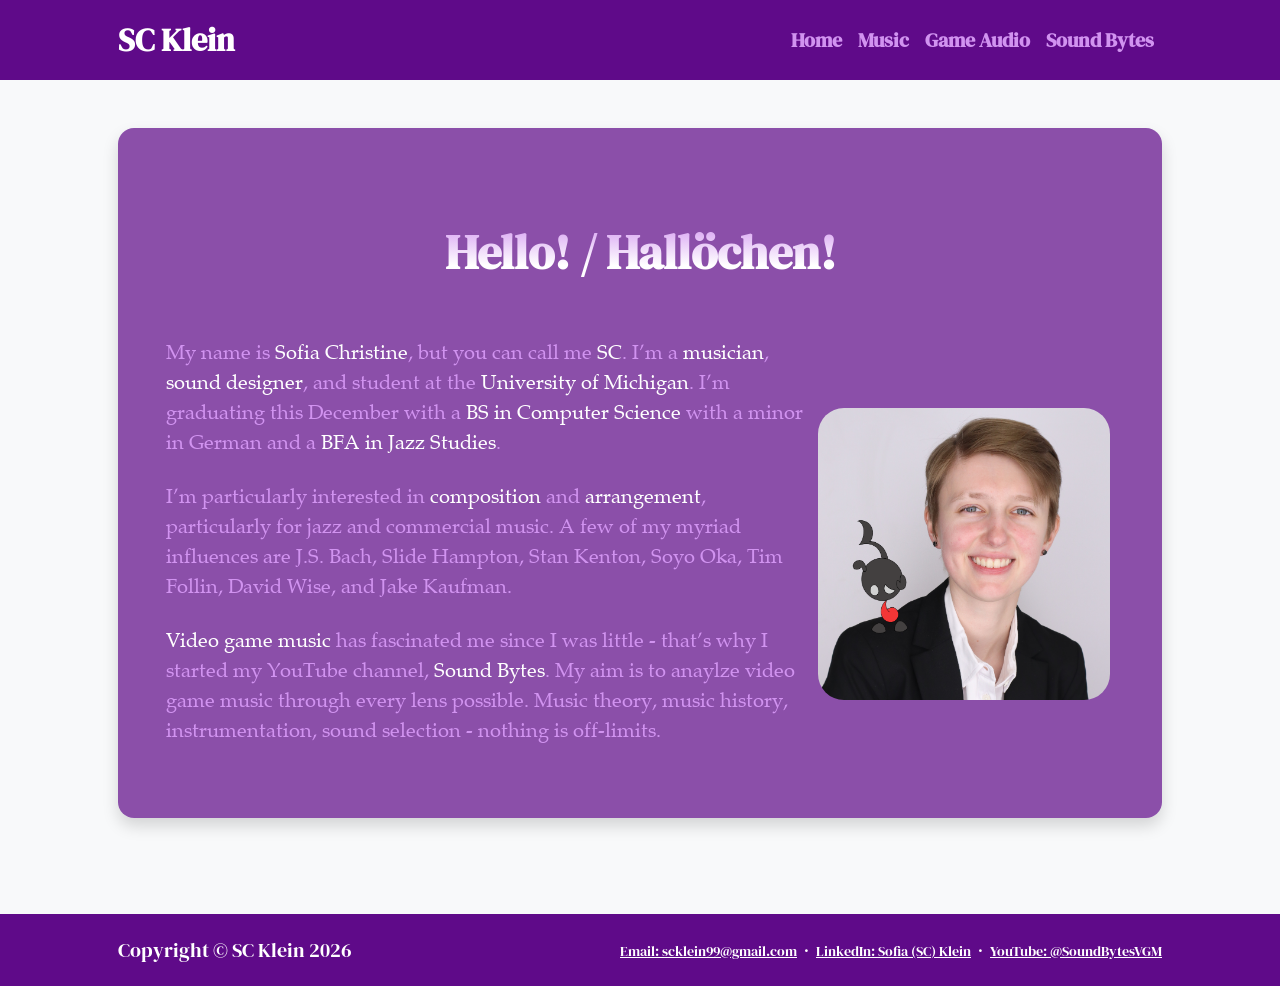
<file: index.html>
<!DOCTYPE html>
<html lang="en">
    <head>
        <meta charset="utf-8" />
        <meta name="viewport" content="width=device-width, initial-scale=1, shrink-to-fit=no" />
        <meta name="description" content="" />
        <meta name="author" content="" />
        <title>Personal - Start Bootstrap Theme</title>
        <!-- Favicon-->
        <link rel="icon" type="image/x-icon" href="assets/favicon.ico" />
        <!-- Custom Google font-->
        <link rel="preconnect" href="https://fonts.googleapis.com" />
        <link rel="preconnect" href="https://fonts.gstatic.com" crossorigin />
        <link href="https://fonts.googleapis.com/css2?family=Plus+Jakarta+Sans:wght@100;200;300;400;500;600;700;800;900&amp;display=swap" rel="stylesheet" />
        <!-- Bootstrap icons-->
        <link href="https://cdn.jsdelivr.net/npm/bootstrap-icons@1.8.1/font/bootstrap-icons.css" rel="stylesheet" />
        <!-- Core theme CSS (includes Bootstrap)-->
        <link href="css/styles.css" rel="stylesheet" />
    </head>
    <body class="d-flex flex-column h-100">
        <main class="flex-shrink-0">
            <!-- Navigation-->
            <nav class="bg-purple navbar navbar-expand-lg navbar-light py-3">
                <div class="container px-5">
                    <a class="navbar-brand" href="index.html"><span class="fw-bolder h2 text-primary">SC Klein</span></a>
                    <button class="navbar-toggler" type="button" data-bs-toggle="collapse" data-bs-target="#navbarSupportedContent" aria-controls="navbarSupportedContent" aria-expanded="false" aria-label="Toggle navigation"><span class="navbar-toggler-icon"></span></button>
                    <div class="collapse navbar-collapse" id="navbarSupportedContent">
                        <ul class="navbar-nav ms-auto mb-2 mb-lg-0 h5 fw-bolder">
                            <li class="nav-item"><a class="nav-link" href="index.html">Home</a></li>
                            <li class="nav-item"><a class="nav-link" href="music.html">Music</a></li>
                            <li class="nav-item"><a class="nav-link" href="game_audio.html">Game Audio</a></li>
                            <li class="nav-item"><a class="nav-link" href="sound_bytes.html">Sound Bytes</a></li>
                        </ul>
                    </div>
                </div>
            </nav>
            <!-- About Section-->
            <section class="bg-light py-5">
                <div class="container px-5">
                    <div class="row gx-5 justify-content-center">
                        <div class="col-xxl-8">
                            <!-- Card-->
                            <div class="card shadow border-0 rounded-4 mb-5">
                                <div class="card-body p-5">
                                    <div class="row align-items-center gx-5">
                                        <div class="text-center my-5">
                                            <h2 class="display-5 fw-bolder"><span class="text-gradient d-inline">Hello! / Hallöchen!</span></h2>
                                        </div>
                                        <div class="d-flex align-items-center gx-5">
                                            <div class="text-left">
                                                <p class="text-light-purple text-palatino lead fw-light mb-4 justify-content-left">My name is <span style="color: white;">Sofia Christine</span>, but you can call me <span style="color: white;">SC</span>. I’m a <span style="color: white;">musician</span>, <span style="color: white;">sound designer</span>, and student at the <span style="color: white;">University of Michigan</span>. I’m graduating this December with a <span style="color: white;">BS in Computer Science</span> with a minor in German and a <span style="color: white;">BFA in Jazz Studies</span>.</p>
                                                <p class="text-light-purple text-palatino lead fw-light mb-4 justify-content-left">I’m particularly interested in <span style="color: white;">composition</span> and <span style="color: white;">arrangement</span>, particularly for jazz and commercial music. A few of my myriad influences are J.S. Bach, Slide Hampton, Stan Kenton, Soyo Oka, Tim Follin, David Wise, and Jake Kaufman.</p>
                                                <p class="text-light-purple text-palatino lead fw-light mb-4 justify-content-left"><span style="color: white;">Video game music</span> has fascinated me since I was little - that’s why I started my YouTube channel, <span style="color: white;">Sound Bytes</span>. My aim is to anaylze video game music through every lens possible. Music theory, music history, instrumentation, sound selection - nothing is off-limits.</p>
                                            </div>
                                            <img class="img-square" src="assets\sc-soundbytes-headshot.png" alt="..." />
                                        </div>
                                        </div>
                                    </div>
                                </div>
                            </div>
                        </div>
                    </div>
                </div>
            </section>
        </main>
        <!-- Footer-->
        <footer class="bg-purple py-4 mt-auto">
            <div class="container px-5">
                <div class="row align-items-center justify-content-between flex-column flex-sm-row">
                    <div class="col-auto"><div class="h5 m-0 text-white">Copyright &copy; SC Klein 2026</div></div>
                    <div class="col-auto">
                        <a class="small text-white" href="#!">Email: scklein99@gmail.com</a>
                        <span class="mx-1 text-white">&middot;</span>
                        <a class="small text-white" href="https://www.linkedin.com/in/sofia-klein-52a618322/" target="_blank" rel="noopener noreferrer">LinkedIn: Sofia (SC) Klein</a>
                        <span class="mx-1 text-white">&middot;</span>
                        <a class="small text-white" href="https://www.youtube.com/@SoundBytesVGM" target="_blank" rel="noopener noreferrer">YouTube: @SoundBytesVGM</a>
                    </div>
                </div>
            </div>
        </footer>
        <!-- Bootstrap core JS-->
        <script src="https://cdn.jsdelivr.net/npm/bootstrap@5.2.3/dist/js/bootstrap.bundle.min.js"></script>
        <!-- Core theme JS-->
        <script src="js/scripts.js"></script>
    </body>
</html>
</file>
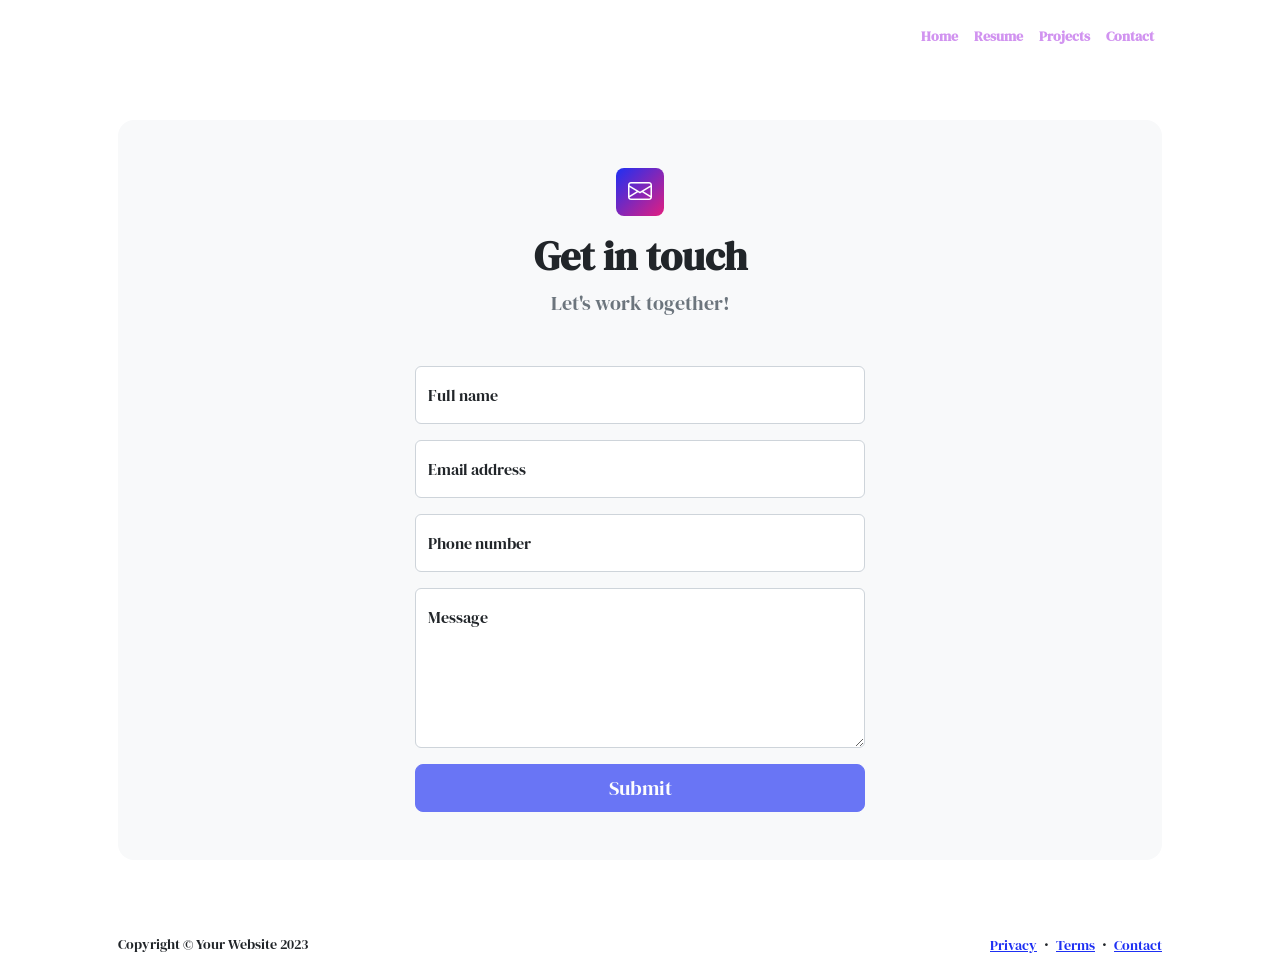
<file: contact.html>
<!DOCTYPE html>
<html lang="en">
    <head>
        <meta charset="utf-8" />
        <meta name="viewport" content="width=device-width, initial-scale=1, shrink-to-fit=no" />
        <meta name="description" content />
        <meta name="author" content />
        <title>Modern Business - Start Bootstrap Template</title>
        <!-- Favicon-->
        <link rel="icon" type="image/x-icon" href="assets/favicon.ico" />
        <!-- Custom Google font-->
        <link rel="preconnect" href="https://fonts.googleapis.com" />
        <link rel="preconnect" href="https://fonts.gstatic.com" crossorigin />
        <link href="https://fonts.googleapis.com/css2?family=Plus+Jakarta+Sans:wght@100;200;300;400;500;600;700;800;900&amp;display=swap" rel="stylesheet" />
        <!-- Bootstrap icons-->
        <link href="https://cdn.jsdelivr.net/npm/bootstrap-icons@1.8.1/font/bootstrap-icons.css" rel="stylesheet" />
        <!-- Core theme CSS (includes Bootstrap)-->
        <link href="css/styles.css" rel="stylesheet" />
    </head>
    <body class="d-flex flex-column">
        <main class="flex-shrink-0">
            <!-- Navigation-->
            <nav class="navbar navbar-expand-lg navbar-light bg-white py-3">
                <div class="container px-5">
                    <a class="navbar-brand" href="index.html"><span class="fw-bolder text-primary">Start Bootstrap</span></a>
                    <button class="navbar-toggler" type="button" data-bs-toggle="collapse" data-bs-target="#navbarSupportedContent" aria-controls="navbarSupportedContent" aria-expanded="false" aria-label="Toggle navigation"><span class="navbar-toggler-icon"></span></button>
                    <div class="collapse navbar-collapse" id="navbarSupportedContent">
                        <ul class="navbar-nav ms-auto mb-2 mb-lg-0 small fw-bolder">
                            <li class="nav-item"><a class="nav-link" href="index.html">Home</a></li>
                            <li class="nav-item"><a class="nav-link" href="resume.html">Resume</a></li>
                            <li class="nav-item"><a class="nav-link" href="projects.html">Projects</a></li>
                            <li class="nav-item"><a class="nav-link" href="contact.html">Contact</a></li>
                        </ul>
                    </div>
                </div>
            </nav>
            <!-- Page content-->
            <section class="py-5">
                <div class="container px-5">
                    <!-- Contact form-->
                    <div class="bg-light rounded-4 py-5 px-4 px-md-5">
                        <div class="text-center mb-5">
                            <div class="feature bg-primary bg-gradient-primary-to-secondary text-white rounded-3 mb-3"><i class="bi bi-envelope"></i></div>
                            <h1 class="fw-bolder">Get in touch</h1>
                            <p class="lead fw-normal text-muted mb-0">Let's work together!</p>
                        </div>
                        <div class="row gx-5 justify-content-center">
                            <div class="col-lg-8 col-xl-6">
                                <!-- * * * * * * * * * * * * * * *-->
                                <!-- * * SB Forms Contact Form * *-->
                                <!-- * * * * * * * * * * * * * * *-->
                                <!-- This form is pre-integrated with SB Forms.-->
                                <!-- To make this form functional, sign up at-->
                                <!-- https://startbootstrap.com/solution/contact-forms-->
                                <!-- to get an API token!-->
                                <form id="contactForm" data-sb-form-api-token="API_TOKEN">
                                    <!-- Name input-->
                                    <div class="form-floating mb-3">
                                        <input class="form-control" id="name" type="text" placeholder="Enter your name..." data-sb-validations="required" />
                                        <label for="name">Full name</label>
                                        <div class="invalid-feedback" data-sb-feedback="name:required">A name is required.</div>
                                    </div>
                                    <!-- Email address input-->
                                    <div class="form-floating mb-3">
                                        <input class="form-control" id="email" type="email" placeholder="name@example.com" data-sb-validations="required,email" />
                                        <label for="email">Email address</label>
                                        <div class="invalid-feedback" data-sb-feedback="email:required">An email is required.</div>
                                        <div class="invalid-feedback" data-sb-feedback="email:email">Email is not valid.</div>
                                    </div>
                                    <!-- Phone number input-->
                                    <div class="form-floating mb-3">
                                        <input class="form-control" id="phone" type="tel" placeholder="(123) 456-7890" data-sb-validations="required" />
                                        <label for="phone">Phone number</label>
                                        <div class="invalid-feedback" data-sb-feedback="phone:required">A phone number is required.</div>
                                    </div>
                                    <!-- Message input-->
                                    <div class="form-floating mb-3">
                                        <textarea class="form-control" id="message" type="text" placeholder="Enter your message here..." style="height: 10rem" data-sb-validations="required"></textarea>
                                        <label for="message">Message</label>
                                        <div class="invalid-feedback" data-sb-feedback="message:required">A message is required.</div>
                                    </div>
                                    <!-- Submit success message-->
                                    <!---->
                                    <!-- This is what your users will see when the form-->
                                    <!-- has successfully submitted-->
                                    <div class="d-none" id="submitSuccessMessage">
                                        <div class="text-center mb-3">
                                            <div class="fw-bolder">Form submission successful!</div>
                                            To activate this form, sign up at
                                            <br />
                                            <a href="https://startbootstrap.com/solution/contact-forms">https://startbootstrap.com/solution/contact-forms</a>
                                        </div>
                                    </div>
                                    <!-- Submit error message-->
                                    <!---->
                                    <!-- This is what your users will see when there is-->
                                    <!-- an error submitting the form-->
                                    <div class="d-none" id="submitErrorMessage"><div class="text-center text-danger mb-3">Error sending message!</div></div>
                                    <!-- Submit Button-->
                                    <div class="d-grid"><button class="btn btn-primary btn-lg disabled" id="submitButton" type="submit">Submit</button></div>
                                </form>
                            </div>
                        </div>
                    </div>
                </div>
            </section>
        </main>
        <!-- Footer-->
        <footer class="bg-white py-4 mt-auto">
            <div class="container px-5">
                <div class="row align-items-center justify-content-between flex-column flex-sm-row">
                    <div class="col-auto"><div class="small m-0">Copyright &copy; Your Website 2023</div></div>
                    <div class="col-auto">
                        <a class="small" href="#!">Privacy</a>
                        <span class="mx-1">&middot;</span>
                        <a class="small" href="#!">Terms</a>
                        <span class="mx-1">&middot;</span>
                        <a class="small" href="#!">Contact</a>
                    </div>
                </div>
            </div>
        </footer>
        <!-- Bootstrap core JS-->
        <script src="https://cdn.jsdelivr.net/npm/bootstrap@5.2.3/dist/js/bootstrap.bundle.min.js"></script>
        <!-- Core theme JS-->
        <script src="js/scripts.js"></script>
        <!-- * * * * * * * * * * * * * * * * * * * * * * * * * * * * * * * * * * * * * * * *-->
        <!-- * *                               SB Forms JS                               * *-->
        <!-- * * Activate your form at https://startbootstrap.com/solution/contact-forms * *-->
        <!-- * * * * * * * * * * * * * * * * * * * * * * * * * * * * * * * * * * * * * * * *-->
        <script src="https://cdn.startbootstrap.com/sb-forms-latest.js"></script>
    </body>
</html>
</file>
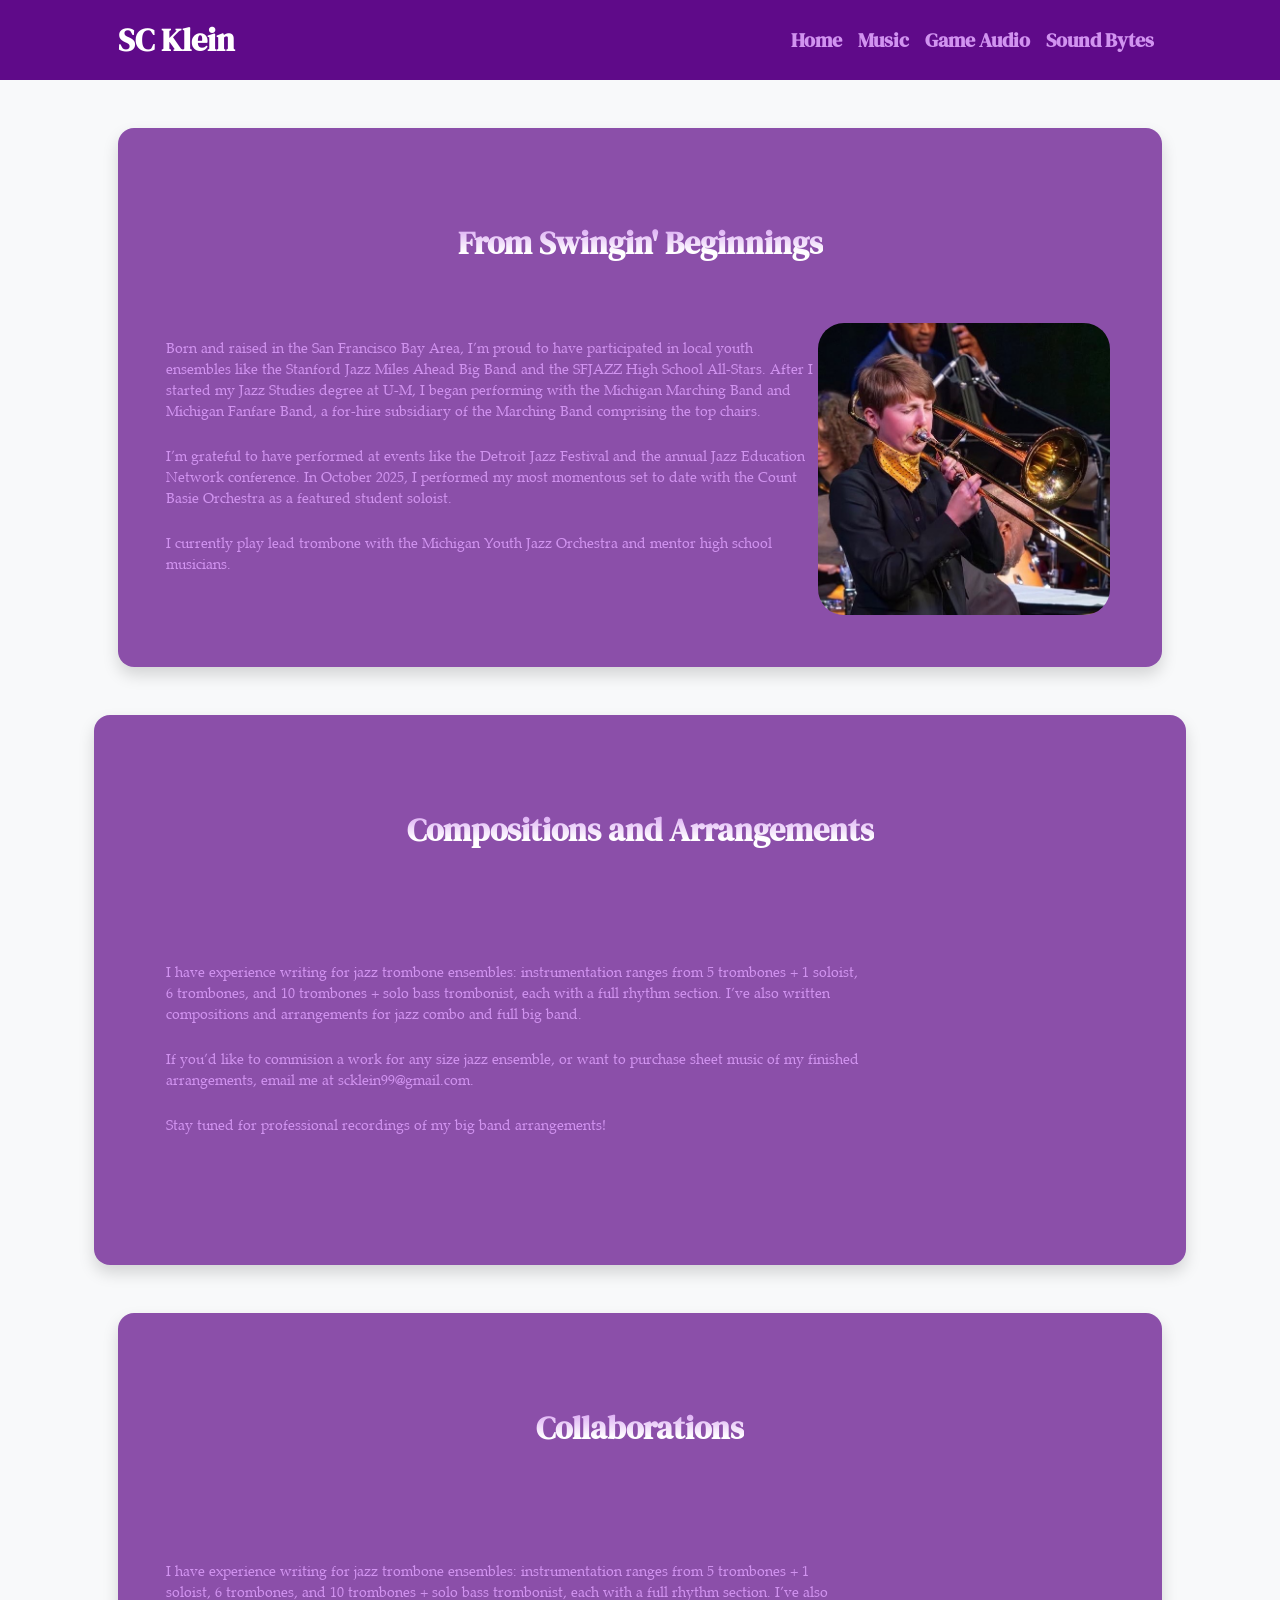
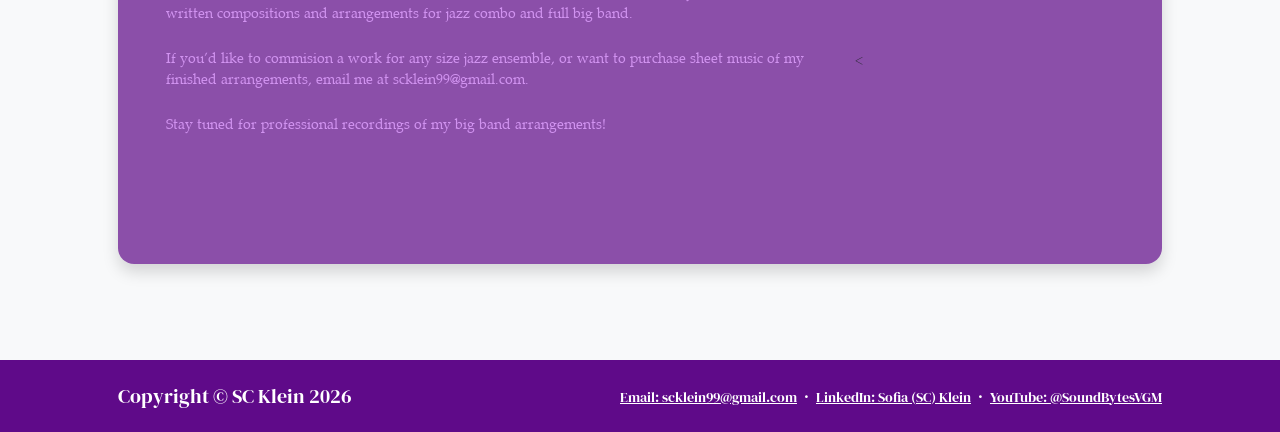
<file: music.html>
<!DOCTYPE html>
<html lang="en">
    <head>
        <meta charset="utf-8" />
        <meta name="viewport" content="width=device-width, initial-scale=1, shrink-to-fit=no" />
        <meta name="description" content="" />
        <meta name="author" content="" />
        <title>Personal - Start Bootstrap Template</title>
        <!-- Favicon-->
        <link rel="icon" type="image/x-icon" href="assets/favicon.ico" />
        <!-- Custom Google font-->
        <link rel="preconnect" href="https://fonts.googleapis.com" />
        <link rel="preconnect" href="https://fonts.gstatic.com" crossorigin />
        <link href="https://fonts.googleapis.com/css2?family=Plus+Jakarta+Sans:wght@100;200;300;400;500;600;700;800;900&amp;display=swap" rel="stylesheet" />
        <!-- Bootstrap icons-->
        <link href="https://cdn.jsdelivr.net/npm/bootstrap-icons@1.8.1/font/bootstrap-icons.css" rel="stylesheet" />
        <!-- Core theme CSS (includes Bootstrap)-->
        <link href="css/styles.css" rel="stylesheet" />
    </head>
    <body class="d-flex flex-column h-100 bg-light">
        <main class="flex-shrink-0">
            <!-- Navigation-->
            <nav class="bg-purple navbar navbar-expand-lg navbar-light py-3">
                <div class="container px-5">
                    <a class="navbar-brand" href="index.html"><span class="fw-bolder h2 text-primary">SC Klein</span></a>
                    <button class="navbar-toggler" type="button" data-bs-toggle="collapse" data-bs-target="#navbarSupportedContent" aria-controls="navbarSupportedContent" aria-expanded="false" aria-label="Toggle navigation"><span class="navbar-toggler-icon"></span></button>
                    <div class="collapse navbar-collapse" id="navbarSupportedContent">
                        <ul class="navbar-nav ms-auto mb-2 mb-lg-0 h5 fw-bolder">
                            <li class="nav-item"><a class="nav-link" href="index.html">Home</a></li>
                            <li class="nav-item"><a class="nav-link" href="music.html">Music</a></li>
                            <li class="nav-item"><a class="nav-link" href="game_audio.html">Game Audio</a></li>
                            <li class="nav-item"><a class="nav-link" href="sound_bytes.html">Sound Bytes</a></li>
                        </ul>
                    </div>
                </div>
            </nav>
            <!-- Page Content-->
            <section class="bg-light py-5">
                <div class="container px-5">
                    <div class="row gx-5 justify-content-center">
                        <div class="col-xxl-8">
                            <!-- General-->
                            <div class="card shadow border-0 rounded-4 mb-5">
                                <div class="card-body p-5">
                                    <div class="row align-items-center gx-5">
                                        <div class="text-center my-5">
                                            <h2 class="h2 fw-bolder"><span class="text-gradient d-inline">From Swingin' Beginnings</span></h2>
                                        </div>
                                        <div class="d-flex align-items-center gx-5">
                                            <div class="text-left">
                                                <p class="text-light-purple text-palatino small fw-light mb-4 justify-content-left">Born and raised in the San Francisco Bay Area, I’m proud to have participated in local youth ensembles like the Stanford Jazz Miles Ahead Big Band and the SFJAZZ High School All-Stars. After I started my Jazz Studies degree at U-M, I began performing with the Michigan Marching Band and Michigan Fanfare Band, a for-hire subsidiary of the Marching Band comprising the top chairs.</p>
                                                <p class="text-light-purple text-palatino small fw-light mb-4 justify-content-left">I’m grateful to have performed at events like the Detroit Jazz Festival and the annual Jazz Education Network conference. In October 2025, I performed my most momentous set to date with the Count Basie Orchestra as a featured student soloist.</p>
                                                <p class="text-light-purple text-palatino small fw-light mb-4 justify-content-left">I currently play lead trombone with the Michigan Youth Jazz Orchestra and mentor high school musicians.</p>
                                            </div>
                                            <img class="img-square" src="assets\sc-basie-concert.jpg" alt="..." />
                                        </div>
                                        </div>
                                    </div>
                                </div>
                            </div>
                            <!-- Works-->
                            <div class="card shadow border-0 rounded-4 mb-5">
                                <div class="card-body p-5">
                                    <div class="row align-items-center gx-5">
                                        <div class="text-center my-5">
                                            <h2 class="h2 fw-bolder"><span class="text-gradient d-inline">Compositions and Arrangements</span></h2>
                                        </div>
                                        <div class="d-flex align-items-center gx-5">
                                            <div class="text-left">
                                                <p class="text-light-purple text-palatino small fw-light mb-4 justify-content-left">I have experience writing for jazz trombone ensembles: instrumentation ranges from 5 trombones + 1 soloist, 6 trombones, and 10 trombones + solo bass trombonist, each with a full rhythm section. I’ve also written compositions and arrangements for jazz combo and full big band.</p>
                                                <p class="text-light-purple text-palatino small fw-light mb-4 justify-content-left">If you’d like to commision a work for any size jazz ensemble, or want to purchase sheet music of my finished arrangements, email me at scklein99@gmail.com.</p>
                                                <p class="text-light-purple text-palatino small fw-light mb-4 justify-content-left">Stay tuned for professional recordings of my big band arrangements!</p>
                                            </div>
                                            <div class="col">
                                                <iframe width="250" height="150" border-radius="10%"
                                                    src="https://www.youtube.com/watch?v=nn1tUbAFC80&list=PLRgQf48DdSwHbZnQiZZB1SO6UDsEw8VaE&index=3">
                                                </iframe>
                                                <iframe width="250" height="150" border-radius="10%"
                                                    src="https://www.youtube.com/watch?v=LYPzRPD0Bzk">
                                                </iframe>
                                            </div>
                                        </div>
                                        </div>
                                    </div>
                                </div>
                            </div>
                            <!-- Collaborations-->
                            <div class="card shadow border-0 rounded-4 mb-5">
                                <div class="card-body p-5">
                                    <div class="row align-items-center gx-5">
                                        <div class="text-center my-5">
                                            <h2 class="h2 fw-bolder"><span class="text-gradient d-inline">Collaborations</span></h2>
                                        </div>
                                        <div class="d-flex align-items-center gx-5">
                                            <div class="text-left">
                                                <p class="text-light-purple text-palatino small fw-light mb-4 justify-content-left">I have experience writing for jazz trombone ensembles: instrumentation ranges from 5 trombones + 1 soloist, 6 trombones, and 10 trombones + solo bass trombonist, each with a full rhythm section. I’ve also written compositions and arrangements for jazz combo and full big band.</p>
                                                <p class="text-light-purple text-palatino small fw-light mb-4 justify-content-left">If you’d like to commision a work for any size jazz ensemble, or want to purchase sheet music of my finished arrangements, email me at scklein99@gmail.com.</p>
                                                <p class="text-light-purple text-palatino small fw-light mb-4 justify-content-left">Stay tuned for professional recordings of my big band arrangements!</p>
                                            </div>
                                            <<div class="col">
                                                <iframe width="250" height="150" border-radius="10%"
                                                    src="https://www.youtube.com/watch?v=cN5Cvkhmor4">
                                                </iframe>
                                                <iframe width="250" height="150" border-radius="10%"
                                                    src="https://www.youtube.com/watch?v=EYZ6Fwmeou4">
                                                </iframe>
                                            </div>
                                        </div>
                                        </div>
                                    </div>
                                </div>
                            </div>
                        </div>
                    </div>
                </div>
            </section>
        <!-- Footer-->
        <!-- Footer-->
        <footer class="bg-purple py-4 mt-auto">
            <div class="container px-5">
                <div class="row align-items-center justify-content-between flex-column flex-sm-row">
                    <div class="col-auto"><div class="h5 m-0 text-white">Copyright &copy; SC Klein 2026</div></div>
                    <div class="col-auto">
                        <a class="small text-white" href="#!">Email: scklein99@gmail.com</a>
                        <span class="mx-1 text-white">&middot;</span>
                        <a class="small text-white" href="https://www.linkedin.com/in/sofia-klein-52a618322/" target="_blank" rel="noopener noreferrer">LinkedIn: Sofia (SC) Klein</a>
                        <span class="mx-1 text-white">&middot;</span>
                        <a class="small text-white" href="https://www.youtube.com/@SoundBytesVGM" target="_blank" rel="noopener noreferrer">YouTube: @SoundBytesVGM</a>
                    </div>
                </div>
            </div>
        </footer>
        <!-- Bootstrap core JS-->
        <script src="https://cdn.jsdelivr.net/npm/bootstrap@5.2.3/dist/js/bootstrap.bundle.min.js"></script>
        <!-- Core theme JS-->
        <script src="js/scripts.js"></script>
    </body>
</html>
</file>
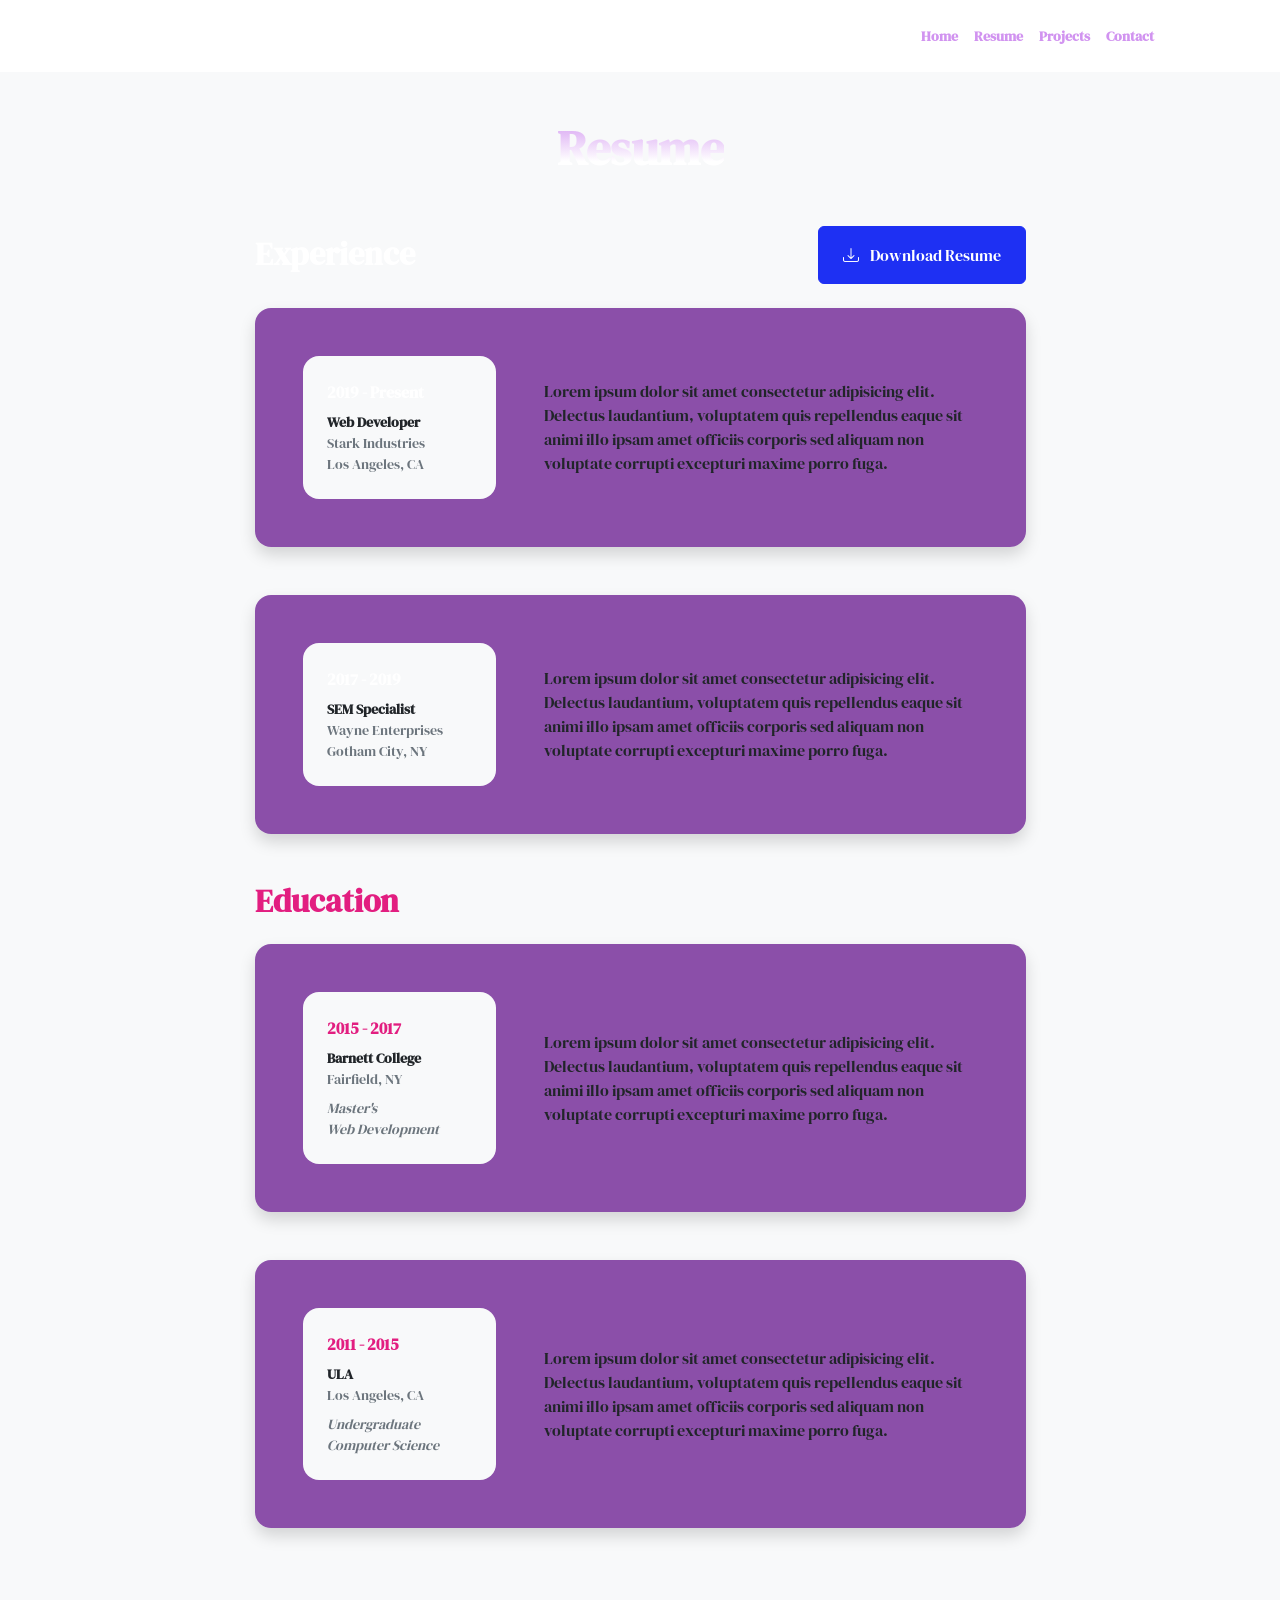
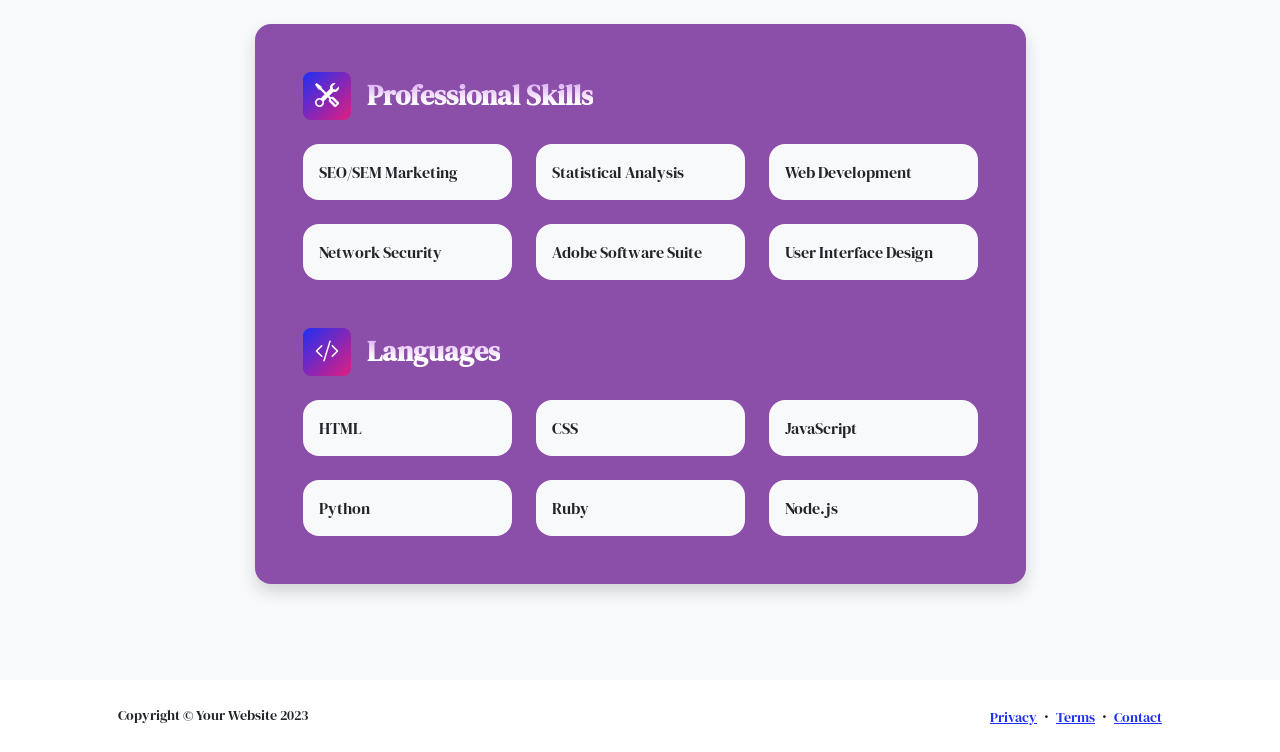
<file: resume.html>
<!DOCTYPE html>
<html lang="en">
    <head>
        <meta charset="utf-8" />
        <meta name="viewport" content="width=device-width, initial-scale=1, shrink-to-fit=no" />
        <meta name="description" content="" />
        <meta name="author" content="" />
        <title>Personal - Start Bootstrap Template</title>
        <!-- Favicon-->
        <link rel="icon" type="image/x-icon" href="assets/favicon.ico" />
        <!-- Custom Google font-->
        <link rel="preconnect" href="https://fonts.googleapis.com" />
        <link rel="preconnect" href="https://fonts.gstatic.com" crossorigin />
        <link href="https://fonts.googleapis.com/css2?family=Plus+Jakarta+Sans:wght@100;200;300;400;500;600;700;800;900&amp;display=swap" rel="stylesheet" />
        <!-- Bootstrap icons-->
        <link href="https://cdn.jsdelivr.net/npm/bootstrap-icons@1.8.1/font/bootstrap-icons.css" rel="stylesheet" />
        <!-- Core theme CSS (includes Bootstrap)-->
        <link href="css/styles.css" rel="stylesheet" />
    </head>
    <body class="d-flex flex-column h-100 bg-light">
        <main class="flex-shrink-0">
            <!-- Navigation-->
            <nav class="navbar navbar-expand-lg navbar-light bg-white py-3">
                <div class="container px-5">
                    <a class="navbar-brand" href="index.html"><span class="fw-bolder text-primary">Start Bootstrap</span></a>
                    <button class="navbar-toggler" type="button" data-bs-toggle="collapse" data-bs-target="#navbarSupportedContent" aria-controls="navbarSupportedContent" aria-expanded="false" aria-label="Toggle navigation"><span class="navbar-toggler-icon"></span></button>
                    <div class="collapse navbar-collapse" id="navbarSupportedContent">
                        <ul class="navbar-nav ms-auto mb-2 mb-lg-0 small fw-bolder">
                            <li class="nav-item"><a class="nav-link" href="index.html">Home</a></li>
                            <li class="nav-item"><a class="nav-link" href="resume.html">Resume</a></li>
                            <li class="nav-item"><a class="nav-link" href="projects.html">Projects</a></li>
                            <li class="nav-item"><a class="nav-link" href="contact.html">Contact</a></li>
                        </ul>
                    </div>
                </div>
            </nav>
            <!-- Page Content-->
            <div class="container px-5 my-5">
                <div class="text-center mb-5">
                    <h1 class="display-5 fw-bolder mb-0"><span class="text-gradient d-inline">Resume</span></h1>
                </div>
                <div class="row gx-5 justify-content-center">
                    <div class="col-lg-11 col-xl-9 col-xxl-8">
                        <!-- Experience Section-->
                        <section>
                            <div class="d-flex align-items-center justify-content-between mb-4">
                                <h2 class="text-primary fw-bolder mb-0">Experience</h2>
                                <!-- Download resume button-->
                                <!-- Note: Set the link href target to a PDF file within your project-->
                                <a class="btn btn-primary px-4 py-3" href="#!">
                                    <div class="d-inline-block bi bi-download me-2"></div>
                                    Download Resume
                                </a>
                            </div>
                            <!-- Experience Card 1-->
                            <div class="card shadow border-0 rounded-4 mb-5">
                                <div class="card-body p-5">
                                    <div class="row align-items-center gx-5">
                                        <div class="col text-center text-lg-start mb-4 mb-lg-0">
                                            <div class="bg-light p-4 rounded-4">
                                                <div class="text-primary fw-bolder mb-2">2019 - Present</div>
                                                <div class="small fw-bolder">Web Developer</div>
                                                <div class="small text-muted">Stark Industries</div>
                                                <div class="small text-muted">Los Angeles, CA</div>
                                            </div>
                                        </div>
                                        <div class="col-lg-8"><div>Lorem ipsum dolor sit amet consectetur adipisicing elit. Delectus laudantium, voluptatem quis repellendus eaque sit animi illo ipsam amet officiis corporis sed aliquam non voluptate corrupti excepturi maxime porro fuga.</div></div>
                                    </div>
                                </div>
                            </div>
                            <!-- Experience Card 2-->
                            <div class="card shadow border-0 rounded-4 mb-5">
                                <div class="card-body p-5">
                                    <div class="row align-items-center gx-5">
                                        <div class="col text-center text-lg-start mb-4 mb-lg-0">
                                            <div class="bg-light p-4 rounded-4">
                                                <div class="text-primary fw-bolder mb-2">2017 - 2019</div>
                                                <div class="small fw-bolder">SEM Specialist</div>
                                                <div class="small text-muted">Wayne Enterprises</div>
                                                <div class="small text-muted">Gotham City, NY</div>
                                            </div>
                                        </div>
                                        <div class="col-lg-8"><div>Lorem ipsum dolor sit amet consectetur adipisicing elit. Delectus laudantium, voluptatem quis repellendus eaque sit animi illo ipsam amet officiis corporis sed aliquam non voluptate corrupti excepturi maxime porro fuga.</div></div>
                                    </div>
                                </div>
                            </div>
                        </section>
                        <!-- Education Section-->
                        <section>
                            <h2 class="text-secondary fw-bolder mb-4">Education</h2>
                            <!-- Education Card 1-->
                            <div class="card shadow border-0 rounded-4 mb-5">
                                <div class="card-body p-5">
                                    <div class="row align-items-center gx-5">
                                        <div class="col text-center text-lg-start mb-4 mb-lg-0">
                                            <div class="bg-light p-4 rounded-4">
                                                <div class="text-secondary fw-bolder mb-2">2015 - 2017</div>
                                                <div class="mb-2">
                                                    <div class="small fw-bolder">Barnett College</div>
                                                    <div class="small text-muted">Fairfield, NY</div>
                                                </div>
                                                <div class="fst-italic">
                                                    <div class="small text-muted">Master's</div>
                                                    <div class="small text-muted">Web Development</div>
                                                </div>
                                            </div>
                                        </div>
                                        <div class="col-lg-8"><div>Lorem ipsum dolor sit amet consectetur adipisicing elit. Delectus laudantium, voluptatem quis repellendus eaque sit animi illo ipsam amet officiis corporis sed aliquam non voluptate corrupti excepturi maxime porro fuga.</div></div>
                                    </div>
                                </div>
                            </div>
                            <!-- Education Card 2-->
                            <div class="card shadow border-0 rounded-4 mb-5">
                                <div class="card-body p-5">
                                    <div class="row align-items-center gx-5">
                                        <div class="col text-center text-lg-start mb-4 mb-lg-0">
                                            <div class="bg-light p-4 rounded-4">
                                                <div class="text-secondary fw-bolder mb-2">2011 - 2015</div>
                                                <div class="mb-2">
                                                    <div class="small fw-bolder">ULA</div>
                                                    <div class="small text-muted">Los Angeles, CA</div>
                                                </div>
                                                <div class="fst-italic">
                                                    <div class="small text-muted">Undergraduate</div>
                                                    <div class="small text-muted">Computer Science</div>
                                                </div>
                                            </div>
                                        </div>
                                        <div class="col-lg-8"><div>Lorem ipsum dolor sit amet consectetur adipisicing elit. Delectus laudantium, voluptatem quis repellendus eaque sit animi illo ipsam amet officiis corporis sed aliquam non voluptate corrupti excepturi maxime porro fuga.</div></div>
                                    </div>
                                </div>
                            </div>
                        </section>
                        <!-- Divider-->
                        <div class="pb-5"></div>
                        <!-- Skills Section-->
                        <section>
                            <!-- Skillset Card-->
                            <div class="card shadow border-0 rounded-4 mb-5">
                                <div class="card-body p-5">
                                    <!-- Professional skills list-->
                                    <div class="mb-5">
                                        <div class="d-flex align-items-center mb-4">
                                            <div class="feature bg-primary bg-gradient-primary-to-secondary text-white rounded-3 me-3"><i class="bi bi-tools"></i></div>
                                            <h3 class="fw-bolder mb-0"><span class="text-gradient d-inline">Professional Skills</span></h3>
                                        </div>
                                        <div class="row row-cols-1 row-cols-md-3 mb-4">
                                            <div class="col mb-4 mb-md-0"><div class="d-flex align-items-center bg-light rounded-4 p-3 h-100">SEO/SEM Marketing</div></div>
                                            <div class="col mb-4 mb-md-0"><div class="d-flex align-items-center bg-light rounded-4 p-3 h-100">Statistical Analysis</div></div>
                                            <div class="col"><div class="d-flex align-items-center bg-light rounded-4 p-3 h-100">Web Development</div></div>
                                        </div>
                                        <div class="row row-cols-1 row-cols-md-3">
                                            <div class="col mb-4 mb-md-0"><div class="d-flex align-items-center bg-light rounded-4 p-3 h-100">Network Security</div></div>
                                            <div class="col mb-4 mb-md-0"><div class="d-flex align-items-center bg-light rounded-4 p-3 h-100">Adobe Software Suite</div></div>
                                            <div class="col"><div class="d-flex align-items-center bg-light rounded-4 p-3 h-100">User Interface Design</div></div>
                                        </div>
                                    </div>
                                    <!-- Languages list-->
                                    <div class="mb-0">
                                        <div class="d-flex align-items-center mb-4">
                                            <div class="feature bg-primary bg-gradient-primary-to-secondary text-white rounded-3 me-3"><i class="bi bi-code-slash"></i></div>
                                            <h3 class="fw-bolder mb-0"><span class="text-gradient d-inline">Languages</span></h3>
                                        </div>
                                        <div class="row row-cols-1 row-cols-md-3 mb-4">
                                            <div class="col mb-4 mb-md-0"><div class="d-flex align-items-center bg-light rounded-4 p-3 h-100">HTML</div></div>
                                            <div class="col mb-4 mb-md-0"><div class="d-flex align-items-center bg-light rounded-4 p-3 h-100">CSS</div></div>
                                            <div class="col"><div class="d-flex align-items-center bg-light rounded-4 p-3 h-100">JavaScript</div></div>
                                        </div>
                                        <div class="row row-cols-1 row-cols-md-3">
                                            <div class="col mb-4 mb-md-0"><div class="d-flex align-items-center bg-light rounded-4 p-3 h-100">Python</div></div>
                                            <div class="col mb-4 mb-md-0"><div class="d-flex align-items-center bg-light rounded-4 p-3 h-100">Ruby</div></div>
                                            <div class="col"><div class="d-flex align-items-center bg-light rounded-4 p-3 h-100">Node.js</div></div>
                                        </div>
                                    </div>
                                </div>
                            </div>
                        </section>
                    </div>
                </div>
            </div>
        </main>
        <!-- Footer-->
        <footer class="bg-white py-4 mt-auto">
            <div class="container px-5">
                <div class="row align-items-center justify-content-between flex-column flex-sm-row">
                    <div class="col-auto"><div class="small m-0">Copyright &copy; Your Website 2023</div></div>
                    <div class="col-auto">
                        <a class="small" href="#!">Privacy</a>
                        <span class="mx-1">&middot;</span>
                        <a class="small" href="#!">Terms</a>
                        <span class="mx-1">&middot;</span>
                        <a class="small" href="#!">Contact</a>
                    </div>
                </div>
            </div>
        </footer>
        <!-- Bootstrap core JS-->
        <script src="https://cdn.jsdelivr.net/npm/bootstrap@5.2.3/dist/js/bootstrap.bundle.min.js"></script>
        <!-- Core theme JS-->
        <script src="js/scripts.js"></script>
    </body>
</html>
</file>
